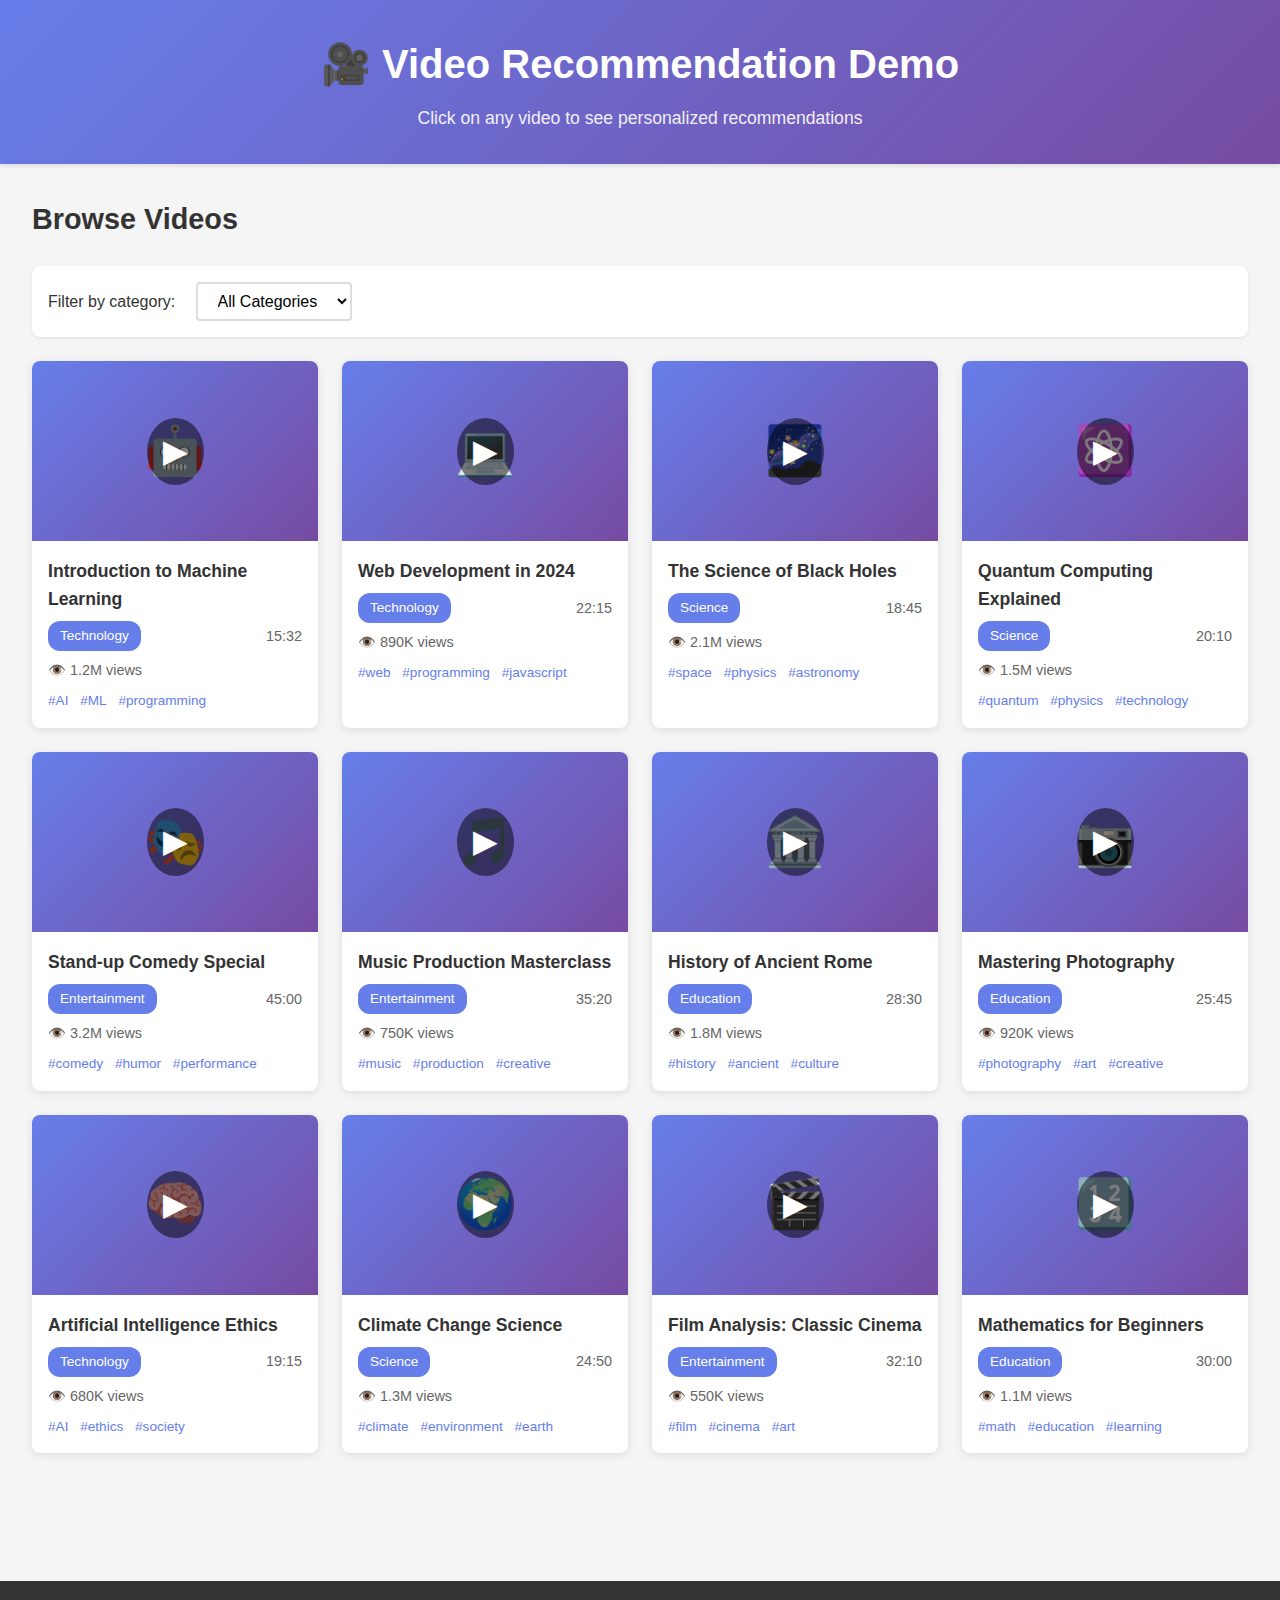
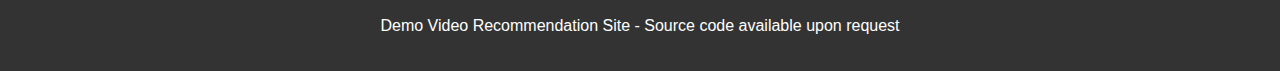
<file: index.html>
<!DOCTYPE html>
<html lang="en">
<head>
    <meta charset="UTF-8">
    <meta name="viewport" content="width=device-width, initial-scale=1.0">
    <title>Video Recommendation Demo</title>
    <link rel="stylesheet" href="styles.css">
</head>
<body>
    <header>
        <h1>🎥 Video Recommendation Demo</h1>
        <p>Click on any video to see personalized recommendations</p>
    </header>

    <main>
        <section id="selected-video" class="hidden">
            <h2>Now Viewing</h2>
            <div id="current-video" class="video-display"></div>
        </section>

        <section id="recommendations" class="hidden">
            <h2>Recommended For You</h2>
            <div id="recommended-videos" class="video-grid"></div>
        </section>

        <section id="all-videos">
            <h2>Browse Videos</h2>
            <div class="filter-bar">
                <label for="category-filter">Filter by category:</label>
                <select id="category-filter">
                    <option value="all">All Categories</option>
                    <option value="technology">Technology</option>
                    <option value="science">Science</option>
                    <option value="entertainment">Entertainment</option>
                    <option value="education">Education</option>
                </select>
            </div>
            <div id="video-catalog" class="video-grid"></div>
        </section>
    </main>

    <footer>
        <p>Demo Video Recommendation Site - Source code available upon request</p>
    </footer>

    <script src="app.js"></script>
</body>
</html>
</file>
<file: styles.css>
* {
    margin: 0;
    padding: 0;
    box-sizing: border-box;
}

body {
    font-family: -apple-system, BlinkMacSystemFont, 'Segoe UI', Roboto, Oxygen, Ubuntu, Cantarell, sans-serif;
    line-height: 1.6;
    color: #333;
    background-color: #f5f5f5;
}

header {
    background: linear-gradient(135deg, #667eea 0%, #764ba2 100%);
    color: white;
    padding: 2rem;
    text-align: center;
    box-shadow: 0 2px 4px rgba(0,0,0,0.1);
}

header h1 {
    font-size: 2.5rem;
    margin-bottom: 0.5rem;
}

header p {
    font-size: 1.1rem;
    opacity: 0.9;
}

main {
    max-width: 1400px;
    margin: 0 auto;
    padding: 2rem;
}

section {
    margin-bottom: 3rem;
}

h2 {
    color: #333;
    margin-bottom: 1.5rem;
    font-size: 1.8rem;
}

.hidden {
    display: none;
}

.filter-bar {
    margin-bottom: 1.5rem;
    padding: 1rem;
    background: white;
    border-radius: 8px;
    box-shadow: 0 1px 3px rgba(0,0,0,0.1);
}

.filter-bar label {
    margin-right: 1rem;
    font-weight: 500;
}

.filter-bar select {
    padding: 0.5rem 1rem;
    font-size: 1rem;
    border: 2px solid #ddd;
    border-radius: 4px;
    background: white;
    cursor: pointer;
    transition: border-color 0.3s;
}

.filter-bar select:hover {
    border-color: #667eea;
}

.video-grid {
    display: grid;
    grid-template-columns: repeat(auto-fill, minmax(280px, 1fr));
    gap: 1.5rem;
}

.video-card {
    background: white;
    border-radius: 8px;
    overflow: hidden;
    box-shadow: 0 2px 8px rgba(0,0,0,0.1);
    cursor: pointer;
    transition: transform 0.3s, box-shadow 0.3s;
}

.video-card:hover {
    transform: translateY(-4px);
    box-shadow: 0 4px 12px rgba(0,0,0,0.15);
}

.video-thumbnail {
    width: 100%;
    height: 180px;
    background: linear-gradient(135deg, #667eea 0%, #764ba2 100%);
    display: flex;
    align-items: center;
    justify-content: center;
    font-size: 3rem;
    color: white;
    position: relative;
}

.video-thumbnail::after {
    content: '▶';
    position: absolute;
    font-size: 2rem;
    background: rgba(0,0,0,0.5);
    padding: 0.5rem 1rem;
    border-radius: 50%;
    transition: background 0.3s;
}

.video-card:hover .video-thumbnail::after {
    background: rgba(0,0,0,0.7);
}

.video-info {
    padding: 1rem;
}

.video-title {
    font-size: 1.1rem;
    font-weight: 600;
    margin-bottom: 0.5rem;
    color: #333;
}

.video-meta {
    display: flex;
    justify-content: space-between;
    align-items: center;
    margin-bottom: 0.5rem;
    font-size: 0.9rem;
    color: #666;
}

.video-category {
    display: inline-block;
    padding: 0.25rem 0.75rem;
    background: #667eea;
    color: white;
    border-radius: 12px;
    font-size: 0.85rem;
    text-transform: capitalize;
}

.video-tags {
    margin-top: 0.5rem;
    font-size: 0.85rem;
    color: #888;
}

.video-tag {
    display: inline-block;
    margin-right: 0.5rem;
    color: #667eea;
}

.video-display {
    background: white;
    padding: 2rem;
    border-radius: 8px;
    box-shadow: 0 2px 8px rgba(0,0,0,0.1);
}

.video-display .video-thumbnail {
    height: 400px;
    margin-bottom: 1.5rem;
}

.video-display .video-title {
    font-size: 2rem;
    margin-bottom: 1rem;
}

.video-display .video-description {
    color: #666;
    margin-bottom: 1rem;
    line-height: 1.8;
}

footer {
    background: #333;
    color: white;
    text-align: center;
    padding: 2rem;
    margin-top: 3rem;
}

@media (max-width: 768px) {
    header h1 {
        font-size: 1.8rem;
    }

    .video-grid {
        grid-template-columns: repeat(auto-fill, minmax(200px, 1fr));
        gap: 1rem;
    }

    main {
        padding: 1rem;
    }

    .video-display .video-thumbnail {
        height: 250px;
    }
}
</file>
